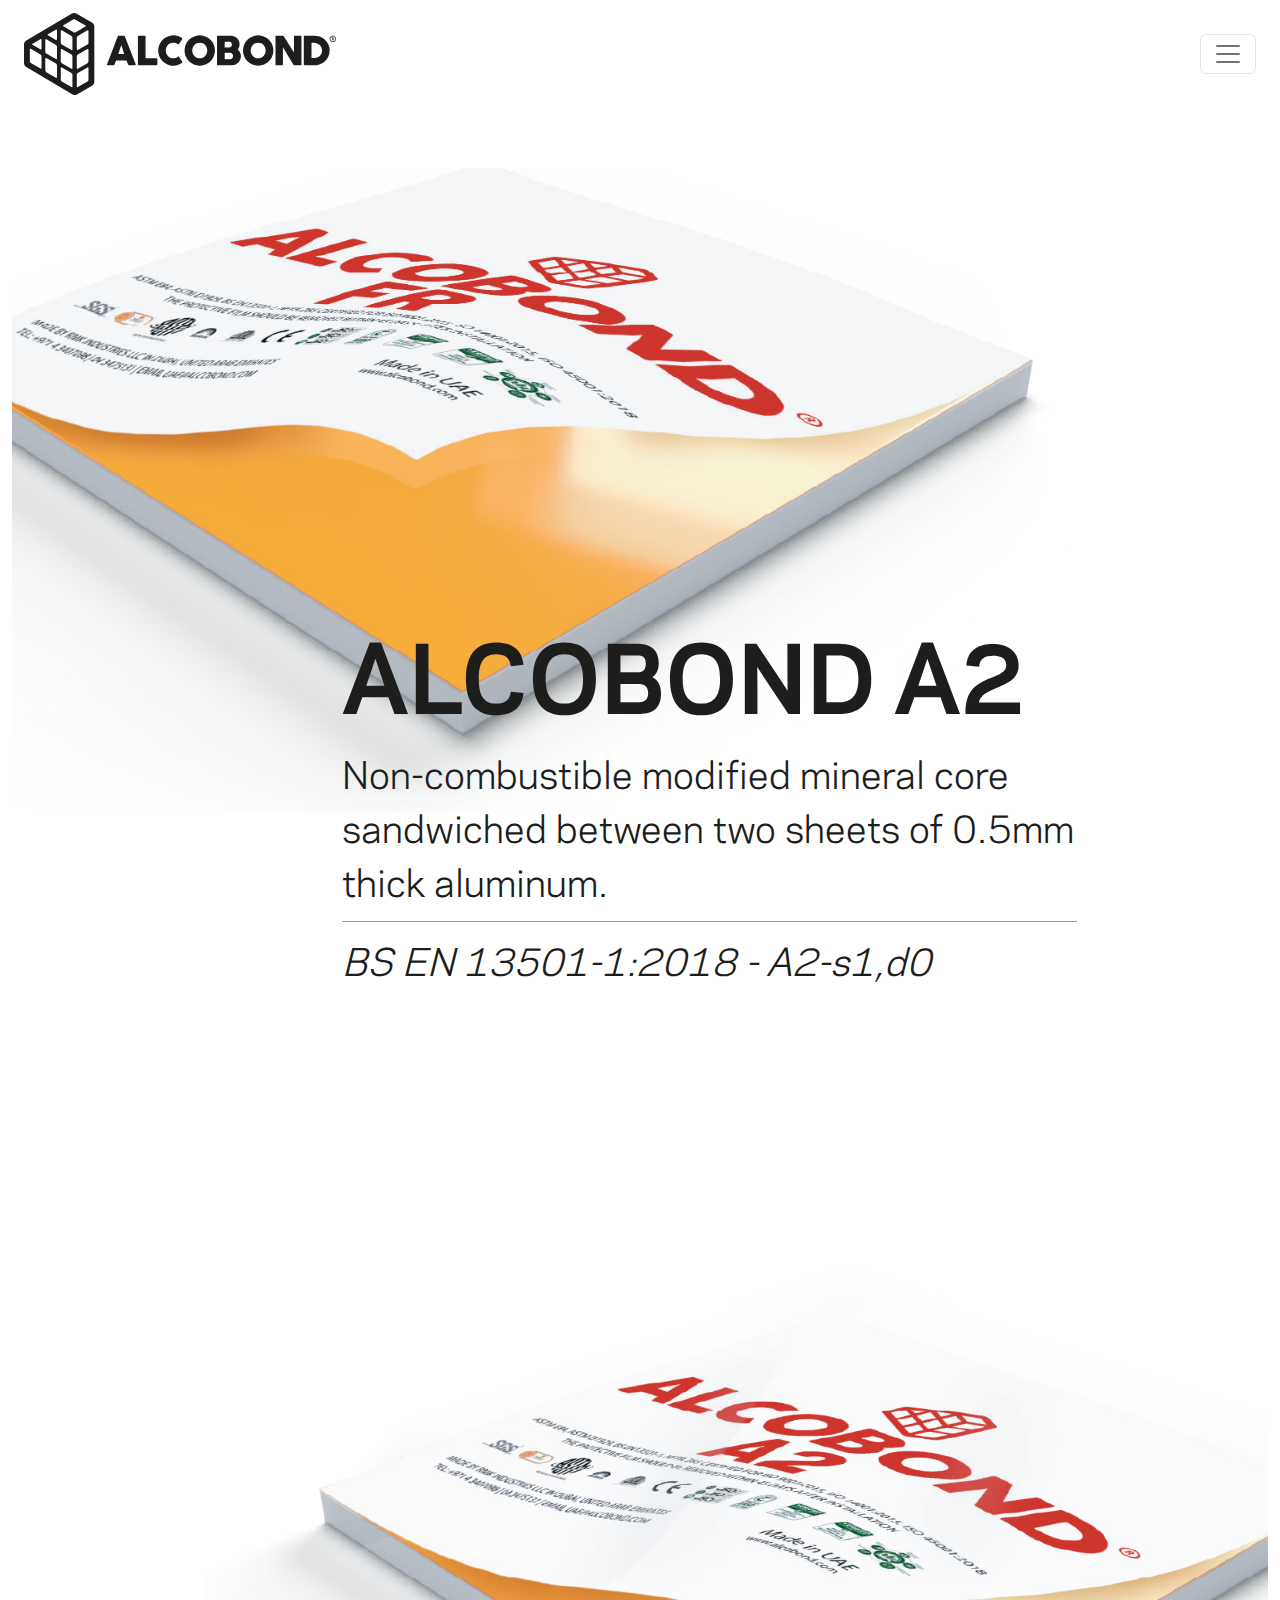
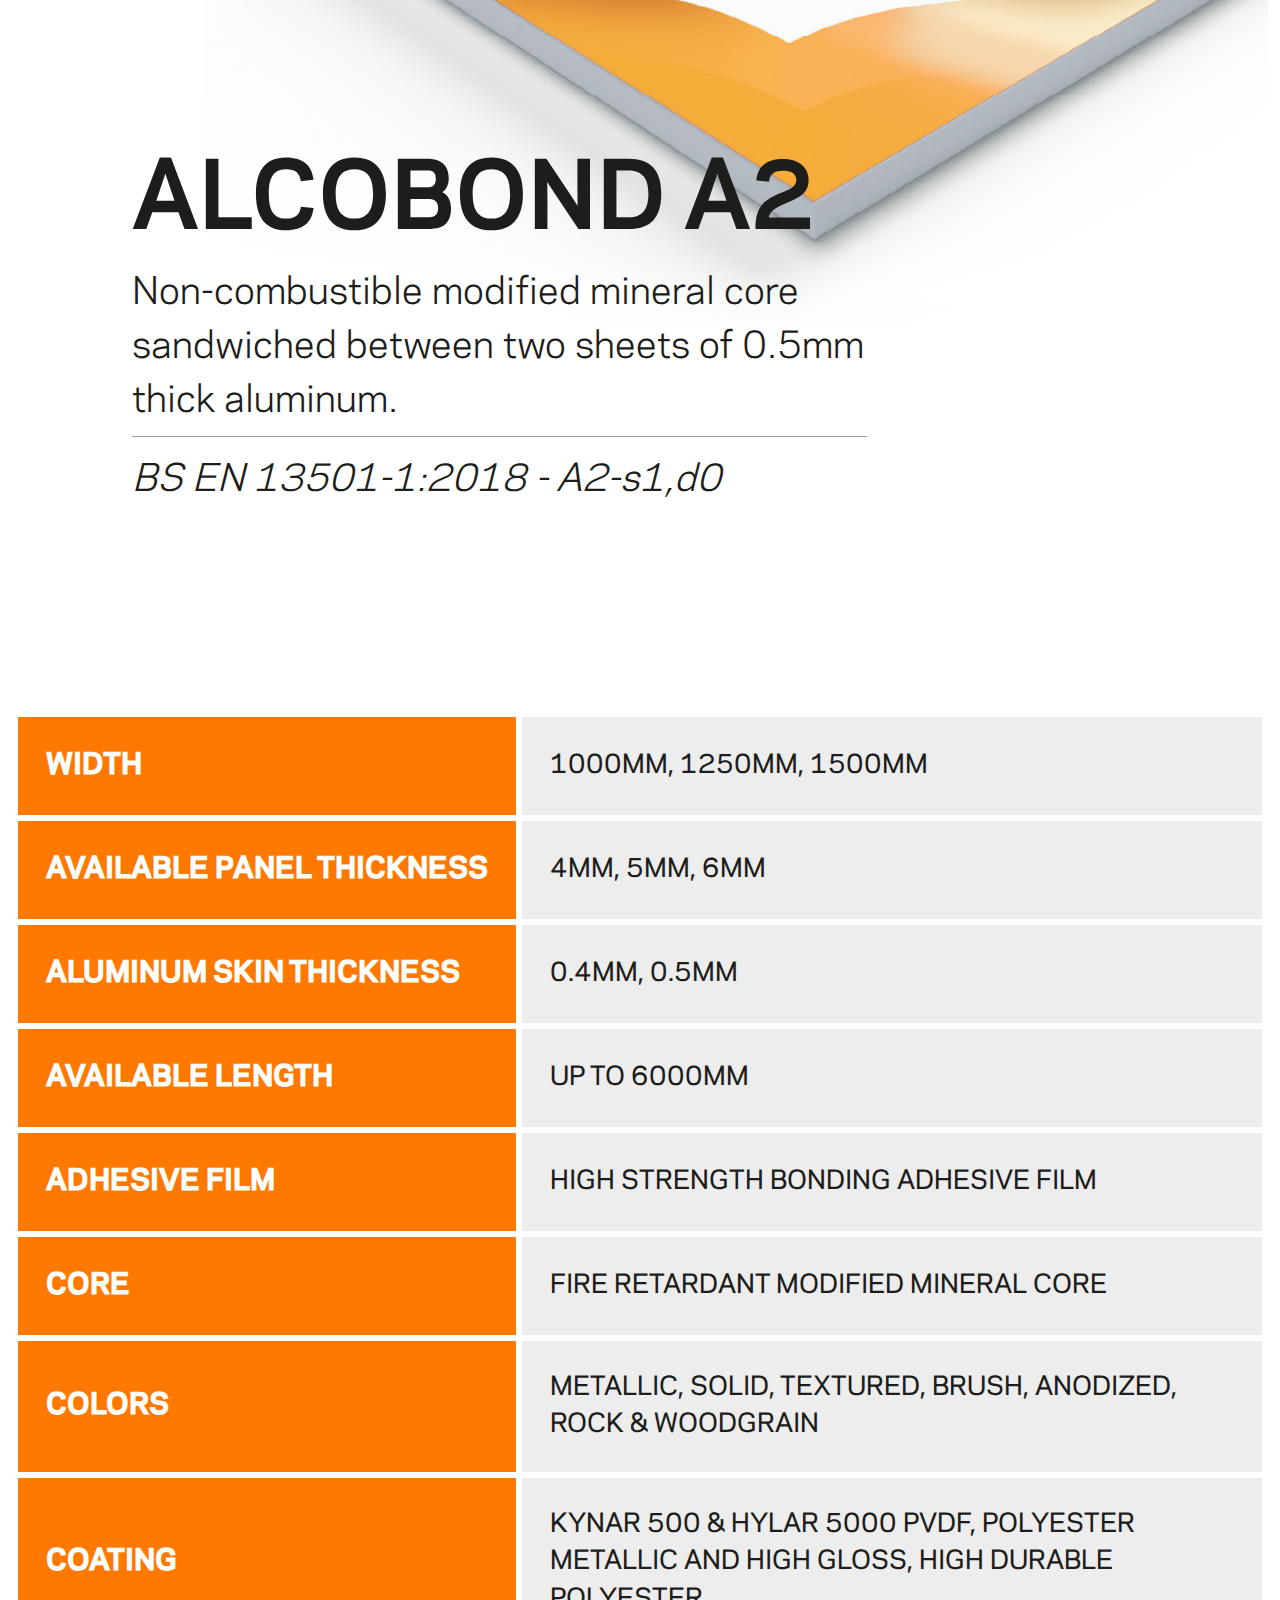
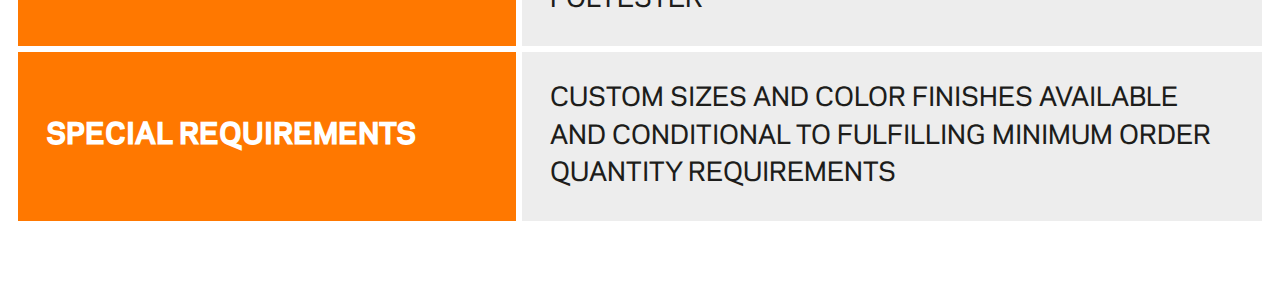
<file: products.html>
<!DOCTYPE html>
<html lang="en">
  <head>
    <meta charset="UTF-8" />
    <meta http-equiv="X-UA-Compatible" content="IE=edge" />
    <meta name="viewport" content="width=device-width, initial-scale=1.0" />
    <title>Products</title>
    <link rel="stylesheet" href="./assets/css/bootstrap.css" />
  </head>
  <body>
    <header>
      <div class="container-fluid">
        <nav
          class="navbar navbar-expand-xxl navbar-light bg-transparent my-nav"
        >
          <div class="container-fluid">
            <a class="navbar-brand" href="#">
              <img src="./assets/images/logo_header.svg" height="82" alt="" />
            </a>
            <button
              class="navbar-toggler"
              type="button"
              data-bs-toggle="collapse"
              data-bs-target="#navbarSupportedContent"
              aria-controls="navbarSupportedContent"
              aria-expanded="false"
              aria-label="Toggle navigation"
            >
              <span class="navbar-toggler-icon"></span>
            </button>
            <div class="collapse navbar-collapse" id="navbarSupportedContent">
              <ul class="navbar-nav ms-auto mb-2 mb-lg-0">
                <li class="nav-item">
                  <a class="nav-link" aria-current="page" href="./index.html"
                    >Home</a
                  >
                </li>
                <li class="nav-item">
                  <a class="nav-link active" href="./products.html">Products</a>
                </li>
                <li class="nav-item">
                  <a class="nav-link" href="./finishes.html">Finishes</a>
                </li>
                <li class="nav-item">
                  <button
                    class="nav-link"
                    data-bs-toggle="modal"
                    data-bs-target="#projectsModal"
                  >
                    Projects
                  </button>
                </li>
                <li class="nav-item">
                  <a class="nav-link" href="./technical_data.html"
                    >Technical Data</a
                  >
                </li>
                <li class="nav-item">
                  <a class="nav-link" href="./certifications.html"
                    >Certifications</a
                  >
                </li>
                <li class="nav-item">
                  <a class="nav-link" href="./contact_us.html">Contact Us</a>
                </li>
              </ul>
            </div>
          </div>
        </nav>
      </div>
    </header>

    <main class="">
      <div class="container-fluid">
        <section id="products" class="products">
          <div class="row gy-xl-5 gy-5">
            <div class="col-12">
              <div class="product-container right">
                <img
                  src="./assets/images/product-img.png"
                  class="img-fluid"
                  alt=""
                />
                <div class="info">
                  <h6 class="title">Alcobond A2</h6>
                  <p class="description">
                    Non-combustible modified mineral core sandwiched between two
                    sheets of 0.5mm thick aluminum.
                  </p>
                  <p class="specs">BS EN 13501-1:2018 - A2-s1,d0</p>
                </div>
              </div>
            </div>
            <div class="col-12">
              <div class="product-container left">
                <img
                  src="./assets/images/product-img-2.png"
                  class="img-fluid"
                  alt=""
                />
                <div class="info">
                  <h6 class="title">Alcobond A2</h6>
                  <p class="description">
                    Non-combustible modified mineral core sandwiched between two
                    sheets of 0.5mm thick aluminum.
                  </p>
                  <p class="specs">BS EN 13501-1:2018 - A2-s1,d0</p>
                </div>
              </div>
            </div>
          </div>
          <div class="table-responsive">
            <table class="product-specs">
              <tr>
                <th scope="col">Width</th>
                <td>1000MM, 1250MM, 1500MM</td>
              </tr>
              <tr>
                <th scope="col">AVAILABLE PANEL THICKNESS</th>
                <td>4MM, 5MM, 6MM</td>
              </tr>
              <tr>
                <th scope="col">ALUMINUM SKIN THICKNESS</th>
                <td>0.4MM, 0.5MM</td>
              </tr>
              <tr>
                <th scope="col">AVAILABLE LENGTH</th>
                <td>UP TO 6000MM</td>
              </tr>
              <tr>
                <th scope="col">Adhesive Film</th>
                <td>HIGH STRENGTH BONDING ADHESIVE FILM</td>
              </tr>
              <tr>
                <th scope="col">Core</th>
                <td>FIRE RETARDANT MODIFIED MINERAL CORE</td>
              </tr>
              <tr>
                <th scope="col">Colors</th>
                <td>
                  METALLIC, SOLID, TEXTURED, BRUSH, ANODIZED, ROCK & WOODGRAIN
                </td>
              </tr>
              <tr>
                <th scope="col">Coating</th>
                <td>
                  KYNAR 500 & HYLAR 5000 PVDF, POLYESTER METALLIC AND HIGH
                  GLOSS, HIGH DURABLE POLYESTER
                </td>
              </tr>
              <tr>
                <th scope="col">Special Requirements</th>
                <td>
                  CUSTOM SIZES AND COLOR FINISHES AVAILABLE AND CONDITIONAL TO
                  FULFILLING MINIMUM ORDER QUANTITY REQUIREMENTS
                </td>
              </tr>
            </table>
          </div>
        </section>
      </div>
    </main>

    <script
      src="https://cdn.jsdelivr.net/npm/@popperjs/core@2.9.2/dist/umd/popper.min.js"
      integrity="sha384-IQsoLXl5PILFhosVNubq5LC7Qb9DXgDA9i+tQ8Zj3iwWAwPtgFTxbJ8NT4GN1R8p"
      crossorigin="anonymous"
    ></script>
    <script
      src="https://cdn.jsdelivr.net/npm/bootstrap@5.0.2/dist/js/bootstrap.min.js"
      integrity="sha384-cVKIPhGWiC2Al4u+LWgxfKTRIcfu0JTxR+EQDz/bgldoEyl4H0zUF0QKbrJ0EcQF"
      crossorigin="anonymous"
    ></script>
  </body>
</html>
</file>
